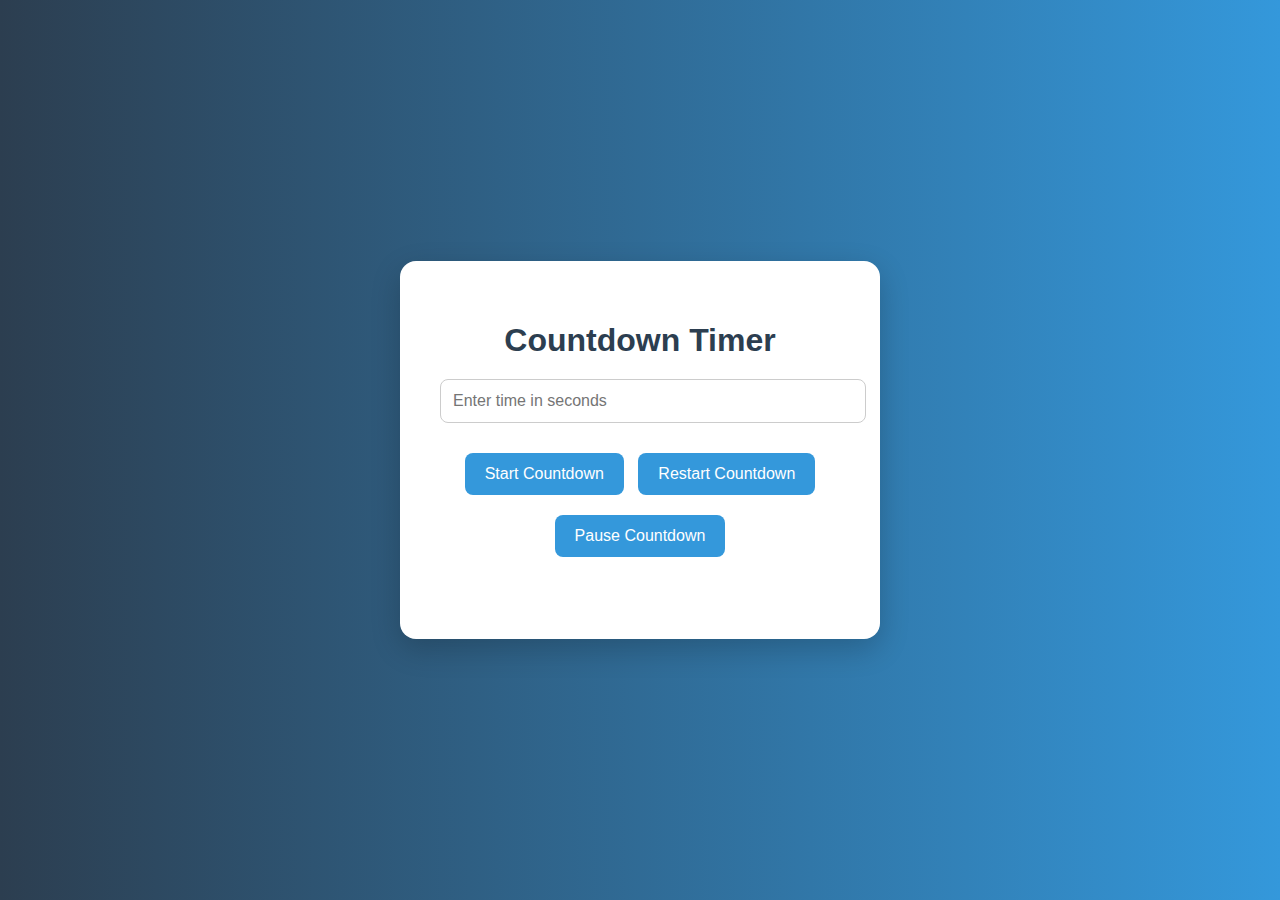
<file: Count_Down/index.html>
<!DOCTYPE html>
<html lang="en">
<head>
    <meta charset="UTF-8">
    <meta name="viewport" content="width=device-width, initial-scale=1.0">
    <title>Countdown timer</title>
    <link rel="stylesheet" href="style.css"/>
</head>
<body>

    <div class="container">
        <h1>Countdown Timer</h1>
        <input type="number" id="timeInput" placeholder="Enter time in seconds"/>
        <button id="startButton">Start Countdown</button>
        <button id="resetButton">Restart Countdown</button>
        <button id="pauseButton">Pause Countdown</button>
        <p id="countdownDisplay"></p>
    </div>

    <script src="script.js"></script>
    
</body>
</html>
</file>
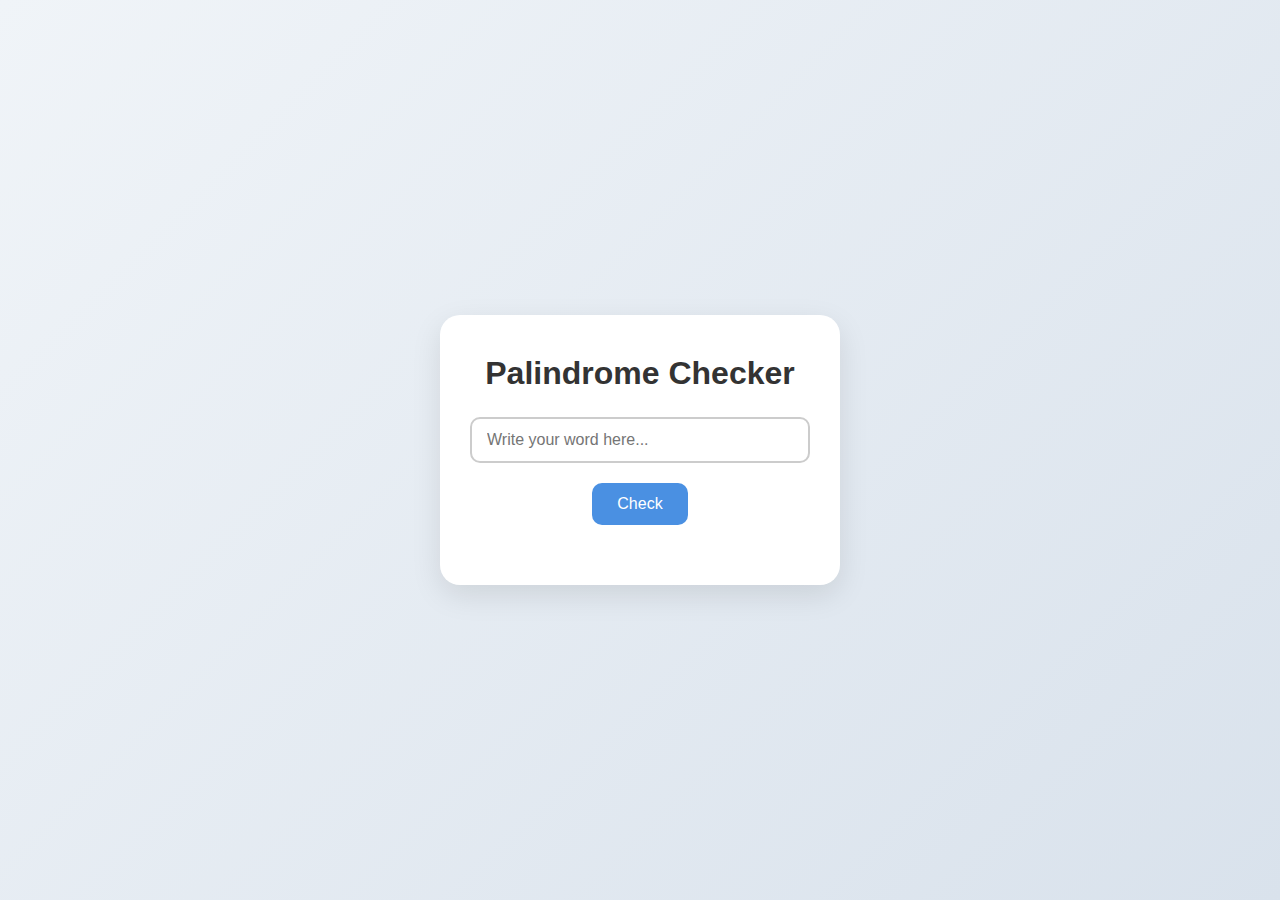
<file: Palindrome_checker/index.html>
<!DOCTYPE html>
<html lang="en">
<head>
    <meta charset="UTF-8">
    <meta name="viewport" content="width=device-width, initial-scale=1.0">
    <title>Palindrome Checker</title>
    <link rel="stylesheet" href="style.css">
</head>
<body>

    <div id="container">
        <h1 id="heading">Palindrome Checker</h1>

        <!--Take Input-->
        <input type="text" id="input" placeholder="Write your word here...">

        <button id="checkButton">Check</button>

        <p id="output"></p>
    </div>

    <script src="script.js"></script>
    
</body>
</html>
</file>
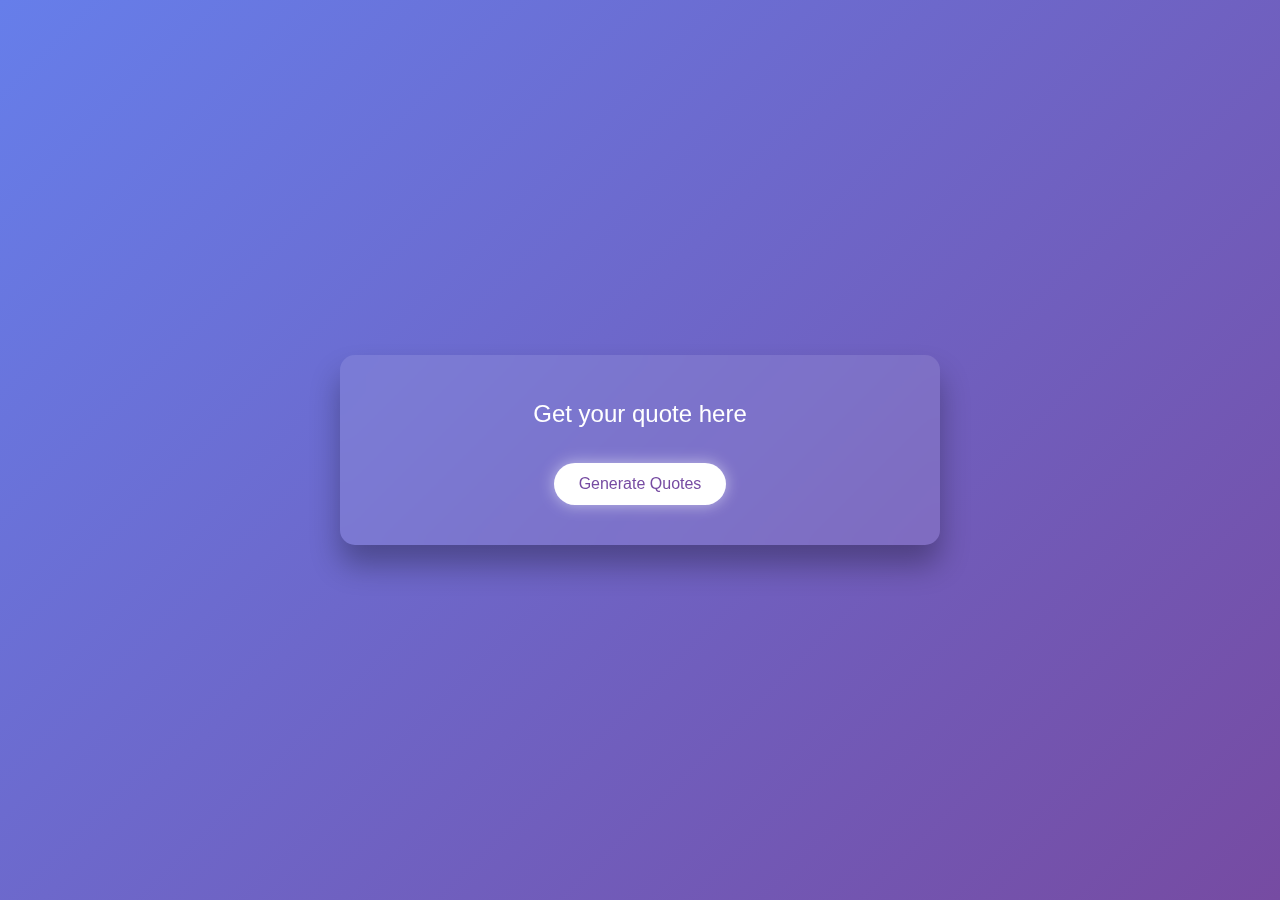
<file: Random_quote_generator/index.html>
<!DOCTYPE html>
<html lang="en">
<head>
    <meta charset="UTF-8">
    <meta name="viewport" content="width=device-width, initial-scale=1.0">
    <title>Quote Generator</title>
    <link rel="stylesheet" href="index.css"

</head>
<body>
    <div id="container">
        <p id="quote">Get your quote here</p>
        <button id="generate">Generate Quotes</button>
    </div>
    <script src=index.js></script>
</body>
</html>
</file>
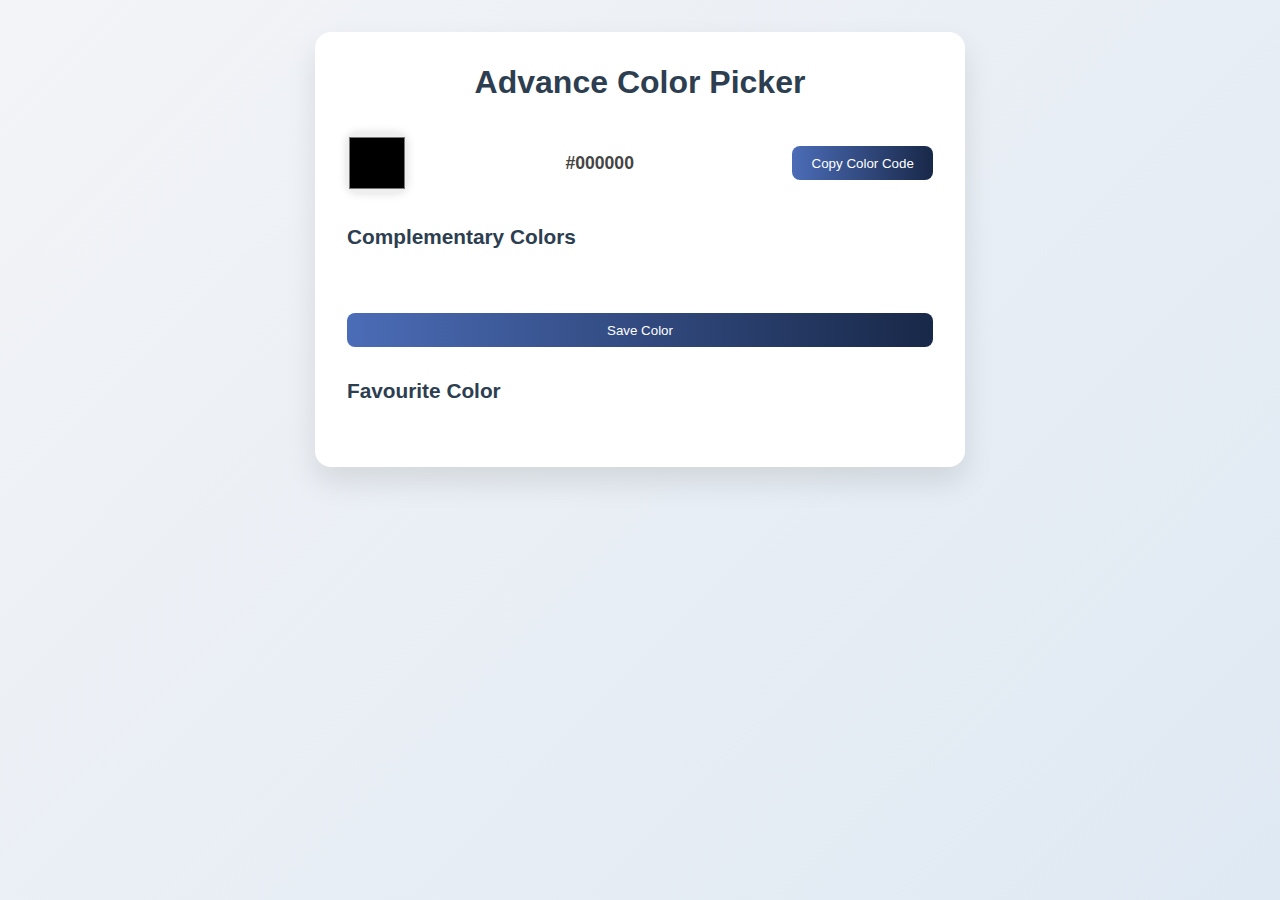
<file: Color_Picker/colorpicker.html>
<!DOCTYPE html>
<html lang="en">
<head>
    <meta charset="UTF-8">
    <meta name="viewport" content="width=device-width, initial-scale=1.0">
    <title>Color Picker</title>
    <link rel="stylesheet" href="index.css"/>
</head>
<body>

    <div class="container">

        <h1 class="heading">Advance Color Picker</h1>
<!--Color picker Input-->
        <div class="colorpicker">
            <input type="color" id="colorInput">
            <p id="colorCode">#000000</p>
            <button id="copyButton">Copy Color Code</button>
        </div>

        <!--Complement Color list-->
        <div class="complementary-colors">
            <h2>Complementary Colors</h2>
            <div id="complementaryContainer"></div>
        </div>
<!--Favourite color list-->
<button id="saveColorButton">Save Color</button>
<div class="favourite">
    <h2>Favourite Color</h2>
    <div id="favouriteContainer"></div>
</div>

    </div>
    

    <script src="index.js"></script>
</body>
</html>
</file>
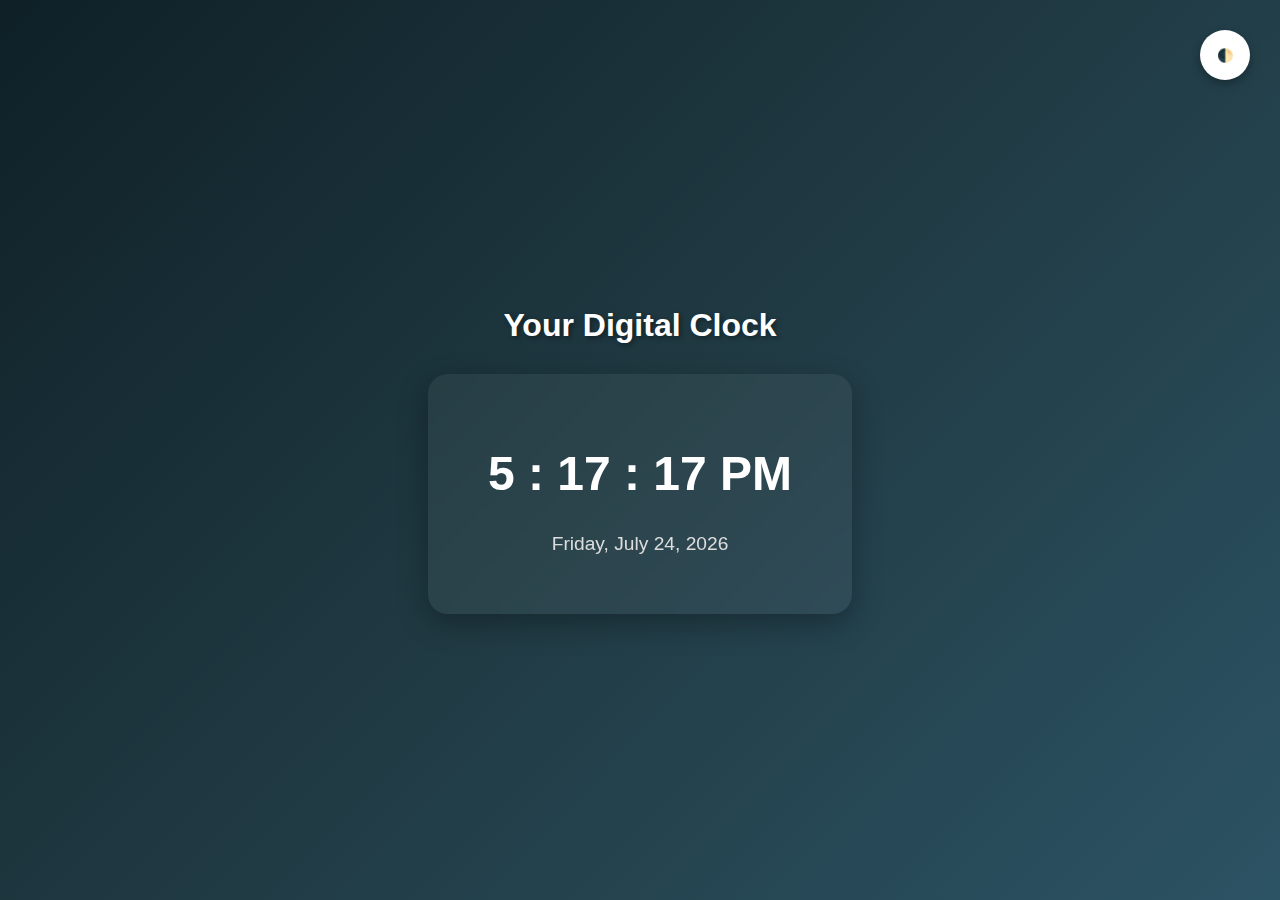
<file: Digital_Clock/clock.html>
<!DOCTYPE html>
<html lang="en">
<head>
    <meta charset="UTF-8">
    <meta name="viewport" content="width=device-width, initial-scale=1.0">
    <title>Digital Clock</title>
    <link rel="stylesheet" href="clock.css"/>
</head>
<body>

    <h1 id="heading">Your Digital Clock</h1>

    <div class="container">
        <h1 id="time">00:00:00 AM</h1>
        <p id="date">Date is loading soon...</p>
    </div>

    <script src="clock.js"></script>

    
</body>
</html>
</file>
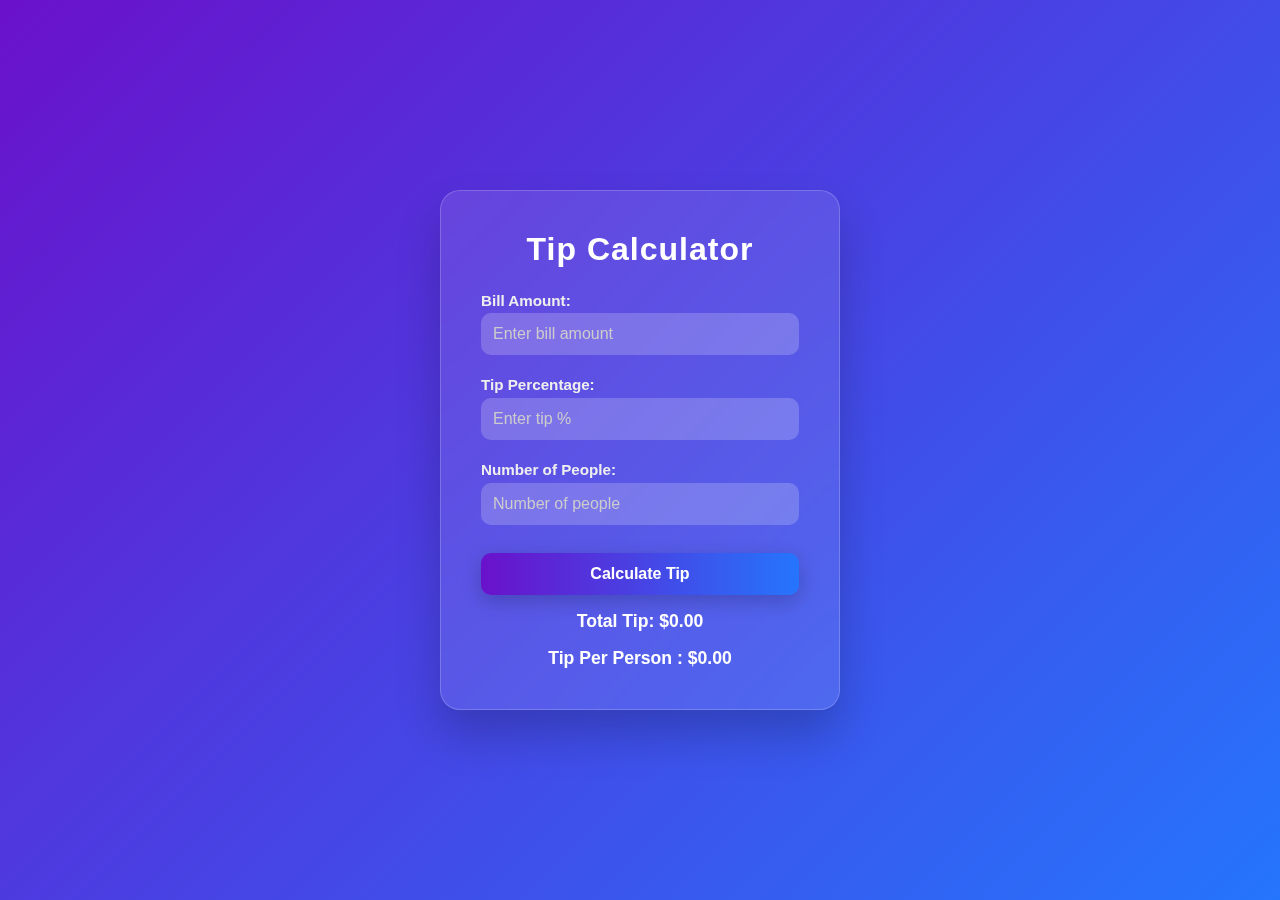
<file: Tip_Calculator/tipcal.html>
<!DOCTYPE html>
<html lang="en">
<head>
    <meta charset="UTF-8">
    <meta name="viewport" content="width=device-width, initial-scale=1.0">
    <title>Tip Calculator</title>
    <link rel="stylesheet" href="index.css">
</head>
<body>
    <div class="container">
        <h1>Tip Calculator</h1>

        <!--Bill Amount Input-->
        <label for="billAmount">Bill Amount:</label>
        <input type="number" id="billAmount" placeholder="Enter bill amount"/>

        <!--Tip Percentage Input-->
        <label for="tipPercentage">Tip Percentage:</label>
        <input type="number" id="tipPercentage" placeholder="Enter tip %"/>

        <!--Number of People Input-->
        <label for="numPeople">Number of People:</label>
        <input type="number" id="numPeople" placeholder="Number of people"/>

        <!--Result section-->
        <button id="calculateButton">Calculate Tip</button>
        <p id="totalTip">Total Tip: $0.00</p>
        <p id="tipPerPerson">Tip Per Person : $0.00</p>



        

    </div>


    <script src="script.js"></script>
</body>
</html>
</file>
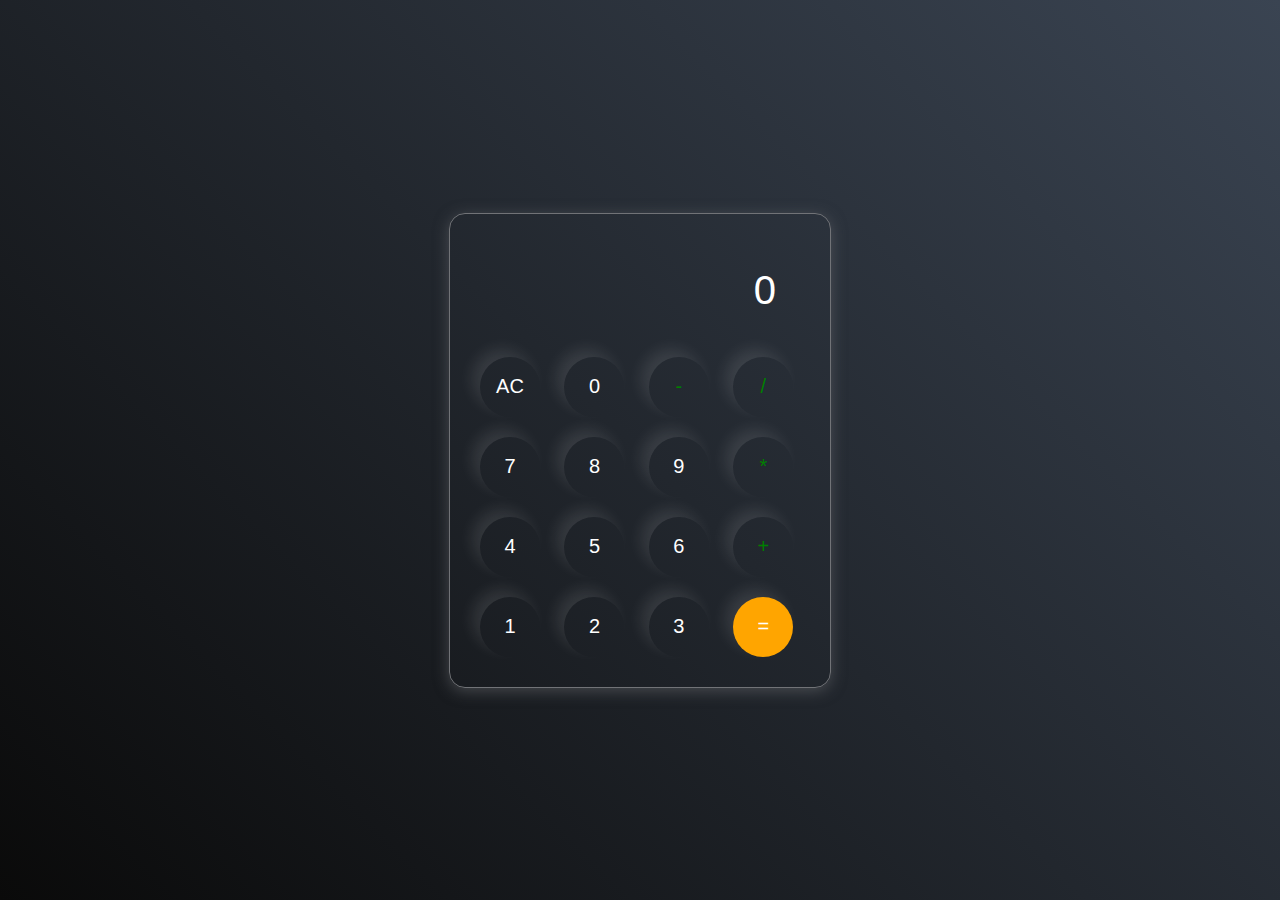
<file: Vs_Calculator/calculator.html>
<!DOCTYPE html>
<html>
    <head>
      
       <link rel="stylesheet" href="calculator.css">
        <title>Calculator</title>
    </head>
    <body>
        <div class="calculator">
           <input type="text" placeholder="0" id ="inputbox">
           <div class="button">
            <button value="AC">AC</button>
            <button value="0">0</button>
            <button class ="op" value="-">-</button>
            <button class ="op" value="/">/</button>
           </div>
           <div class="button">
            <button value="7">7</button>
            <button value="8">8</button>
            <button value="9">9</button>
            <button class ="op" value="*">*</button>
           </div>
           <div class="button">
            <button value="4">4</button>
            <button value="5">5</button>
            <button value="6">6</button>
            <button class ="op" value="*">+</button>
           </div>
           <div class="button">
            <button value="1">1</button>
            <button value="2">2</button>
            <button value="3">3</button>
            <button class ="equal" value="=">=</button>
           </div>
        </div>   

        <script src="calculator.js"></script>
         
      
    </body>
</html>
</file>
<file: Count_Down/style.css>
/* style.css */

body {
    margin: 0;
    padding: 0;
    font-family: 'Segoe UI', Tahoma, Geneva, Verdana, sans-serif;
    background: linear-gradient(to right, #2c3e50, #3498db);
    height: 100vh;
    display: flex;
    align-items: center;
    justify-content: center;
}

.container {
    background-color: white;
    padding: 40px;
    border-radius: 16px;
    box-shadow: 0 10px 30px rgba(0, 0, 0, 0.2);
    text-align: center;
    max-width: 400px;
    width: 100%;
}

h1 {
    margin-bottom: 20px;
    color: #2c3e50;
}

input[type="number"] {
    padding: 12px;
    width: 100%;
    margin-bottom: 20px;
    border: 1px solid #ccc;
    border-radius: 8px;
    font-size: 16px;
}

button {
    padding: 12px 20px;
    margin: 10px 5px;
    border: none;
    border-radius: 8px;
    background-color: #3498db;
    color: white;
    font-size: 16px;
    cursor: pointer;
    transition: background 0.3s ease;
}

button:hover {
    background-color: #2980b9;
}

#countdownDisplay {
    margin-top: 20px;
    font-size: 32px;
    font-weight: bold;
    color: #2c3e50;
}
</file>
<file: Digital_Clock/clock.css>
/* Base styles for the body */
body {
    margin: 0;
    font-family: 'Segoe UI', Tahoma, Geneva, Verdana, sans-serif;
    display: flex;
    flex-direction: column;
    align-items: center;
    justify-content: center;
    height: 100vh;
    transition: background 0.5s ease;
    background: linear-gradient(135deg, #0f2027, #203a43, #2c5364); /* Dark gradient */
    color: white;
  }
  
  /* Heading styling */
  #heading {
    font-size: 2rem;
    margin-bottom: 30px;
    text-shadow: 2px 2px 5px rgba(0,0,0,0.4);
  }
  
  /* Clock container */
  .container {
    text-align: center;
    background: rgba(255, 255, 255, 0.05); /* subtle frosted glass effect */
    padding: 40px 60px;
    border-radius: 20px;
    box-shadow: 0 10px 30px rgba(0,0,0,0.3);
    backdrop-filter: blur(10px);
  }
  
  /* Time display */
  #time {
    font-size: 3rem;
    font-weight: bold;
  }
  
  /* Date display */
  #date {
    font-size: 1.2rem;
    margin-top: 10px;
    color: #ddd;
  }
  
  /* Theme toggle button */
  .toggle-btn {
    position: absolute;
    top: 30px;
    right: 30px;
    width: 50px;
    height: 50px;
    border: none;
    border-radius: 50%;
    background: white;
    cursor: pointer;
    box-shadow: 0 4px 10px rgba(0,0,0,0.3);
    transition: background 0.3s, transform 0.3s;
  }
  
  .toggle-btn:hover {
    transform: scale(1.1);
  }
  
  /* Light theme styles */
  .light-theme {
    background: linear-gradient(135deg, #ffecd2, #fcb69f);
    color: #333;
  }
  
  .light-theme .container {
    background: rgba(255, 255, 255, 0.6);
    color: #222;
  }
  
  .light-theme #date {
    color: #444;
  }
  
  .light-theme .toggle-btn {
    background: black;
    color: white;
  }
</file>
<file: Vs_Calculator/calculator.css>
*{
    margin:0;
    padding:0;
    box-sizing:border-box;
    font-family:'Franklin Gothic Medium', 'Arial Narrow', Arial, sans-serif;


}

body{
    width:100%;
    height:100vh;
    display:flex;
    justify-content:center;
    align-items:center;
    background:linear-gradient(45deg,#0a0a0a,#3a4452);

}

.calculator{
    border:1px solid #717377;
    padding:20px;
    border-radius:16px;
    background:transparent;
    box-shadow: 0px 3px 15px rgba(113,115,119,0.5);
}

input{
   width:320px;
   border:none;
   padding:24px;
   margin:10px;
   background: transparent; 
   box-shadow: 0px 3px 15px rgbs(84,84,84,0.1);
   font-size: 40px;
   text-align: right;
   cursor: pointer;
   color:white;
}

input::placeholder{
    color:white;
}
button{
    border:none;
    height:60px;
    width: 60px;
    margin:10px;
    border-radius: 50%;
    background: transparent;
    color:white;
    font-size: 20px;
    box-shadow: -8px -8px 15px rgba(255,255,255,0.1);
    cursor:pointer;
}

.equal{
    background: orange;
}

.op{
   color:green
}
</file>
<file: Palindrome_checker/style.css>
/* Reset some defaults */
* {
    margin: 0;
    padding: 0;
    box-sizing: border-box;
    font-family: 'Segoe UI', Tahoma, Geneva, Verdana, sans-serif;
}

body {
    background: linear-gradient(135deg, #f0f4f8, #d9e2ec);
    min-height: 100vh;
    display: flex;
    justify-content: center;
    align-items: center;
}

#container {
    background-color: #ffffff;
    padding: 40px 30px;
    border-radius: 20px;
    box-shadow: 0 10px 30px rgba(0, 0, 0, 0.1);
    text-align: center;
    max-width: 400px;
    width: 90%;
    transition: transform 0.3s ease;
}

#container:hover {
    transform: translateY(-5px);
}

#heading {
    font-size: 2rem;
    margin-bottom: 25px;
    color: #333;
}

#input {
    width: 100%;
    padding: 12px 15px;
    border: 2px solid #ccc;
    border-radius: 10px;
    font-size: 1rem;
    margin-bottom: 20px;
    transition: border 0.3s ease;
}

#input:focus {
    border-color: #4a90e2;
    outline: none;
}

#checkButton {
    padding: 12px 25px;
    background-color: #4a90e2;
    color: white;
    border: none;
    border-radius: 10px;
    font-size: 1rem;
    cursor: pointer;
    transition: background-color 0.3s ease, transform 0.2s ease;
}

#checkButton:hover {
    background-color: #357abd;
    transform: scale(1.05);
}

#output {
    margin-top: 20px;
    font-size: 1.2rem;
    color: #222;
    font-weight: 500;
    transition: color 0.3s ease;
}
</file>
<file: Random_quote_generator/index.css>
/* Reset and base styles */
* {
    margin: 0;
    padding: 0;
    box-sizing: border-box;
    font-family: 'Segoe UI', Tahoma, Geneva, Verdana, sans-serif;
  }
  
  body {
    height: 100vh;
    background: linear-gradient(135deg, #667eea, #764ba2);
    display: flex;
    justify-content: center;
    align-items: center;
    color: #fff;
  }
  
  /* Container styling */
  #container {
    background-color: rgba(255, 255, 255, 0.1);
    backdrop-filter: blur(10px);
    padding: 40px;
    border-radius: 15px;
    text-align: center;
    width: 90%;
    max-width: 600px;
    box-shadow: 0 20px 30px rgba(0, 0, 0, 0.3);
    animation: fadeIn 1s ease-in-out;
  }
  
  /* Quote text */
  #quote {
    font-size: 1.5rem;
    line-height: 1.6;
    margin-bottom: 30px;
  }
  
  /* Button styling */
  #generate {
    padding: 12px 25px;
    font-size: 1rem;
    border: none;
    background: #fff;
    color: #764ba2;
    border-radius: 25px;
    cursor: pointer;
    transition: all 0.3s ease;
    box-shadow: 0 0 15px #ffffff88;
  }
  
  #generate:hover {
    background-color: #764ba2;
    color: #fff;
    box-shadow: 0 0 20px #ffffffaa;
  }
  
  /* Animation */
  @keyframes fadeIn {
    from {
      opacity: 0;
      transform: translateY(-20px);
    } 
    to {
      opacity: 1;
      transform: translateY(0);
    }
  }
</file>
<file: Color_Picker/index.css>
/* Reset & Base Styles */
* {
    margin: 0;
    padding: 0;
    box-sizing: border-box;
    font-family: 'Inter', sans-serif;
  }
  
  body {
    background: linear-gradient(135deg, #f3f4f7, #dfe9f3);
    min-height: 100vh;
    display: flex;
    justify-content: center;
    align-items: flex-start;
    padding: 2rem 1rem;
    color: #222;
  }
  
  /* Container Styling */
  .container {
    background: #ffffff;
    padding: 2rem;
    border-radius: 16px;
    box-shadow: 0 15px 30px rgba(0, 0, 0, 0.1);
    max-width: 650px;
    width: 100%;
    display: flex;
    flex-direction: column;
    gap: 2rem;
  }
  
  /* Heading */
  .heading {
    text-align: center;
    font-size: 2rem;
    font-weight: 700;
    color: #2c3e50;
  }
  
  /* Color Picker Section */
  .colorpicker {
    display: flex;
    align-items: center;
    justify-content: space-between;
    flex-wrap: wrap;
    gap: 1rem;
  }
  
  .colorpicker input[type="color"] {
    width: 60px;
    height: 60px;
    border: none;
    border-radius: 10px;
    box-shadow: 0 0 10px rgba(0, 0, 0, 0.15);
    cursor: pointer;
    transition: transform 0.2s ease;
  }
  
  .colorpicker input[type="color"]:hover {
    transform: scale(1.1);
  }
  
  #colorCode {
    font-weight: 600;
    font-size: 1.1rem;
    color: #444;
  }
  
  button {
    background: linear-gradient(to right, #4b6cb7, #182848);
    color: #fff;
    border: none;
    padding: 0.6rem 1.2rem;
    border-radius: 8px;
    cursor: pointer;
    font-weight: 500;
    transition: background 0.3s ease, transform 0.2s;
  }
  
  button:hover {
    transform: scale(1.05);
    background: linear-gradient(to right, #283e51, #4b6cb7);
  }
  
  /* Section Headings */
  .complementary-colors h2,
  .favourite h2 {
    font-size: 1.3rem;
    margin-bottom: 1rem;
    color: #2c3e50;
  }
  
  /* Containers for Colors */
  #complementaryContainer,
  #favouriteContainer {
    display: grid;
    grid-template-columns: repeat(auto-fill, minmax(50px, 1fr));
    gap: 12px;
    padding: 0.5rem 0;
  }
  
  /* Color Boxes */
  .color-box {
    width: 50px;
    height: 50px;
    border-radius: 10px;
    border: 2px solid #ddd;
    box-shadow: 0 2px 6px rgba(0, 0, 0, 0.1);
    transition: all 0.3s ease-in-out;
    cursor: pointer;
  }
  
  .color-box:hover {
    transform: scale(1.1);
    box-shadow: 0 4px 14px rgba(0, 0, 0, 0.15);
  }
</file>
<file: Tip_Calculator/index.css>
/* Reset default margins and fonts */
/* Reset & global styles */
* {
    margin: 0;
    padding: 0;
    box-sizing: border-box;
    font-family: 'Segoe UI', Tahoma, Geneva, Verdana, sans-serif;
  }
  
  body {
    height: 100vh;
    display: flex;
    justify-content: center;
    align-items: center;
    background: linear-gradient(135deg, #6a11cb 0%, #2575fc 100%);
    transition: background 0.5s ease;
  }
  
  /* Glassmorphic container */
  .container {
    background: rgba(255, 255, 255, 0.1);
    backdrop-filter: blur(12px);
    -webkit-backdrop-filter: blur(12px);
    padding: 2.5rem;
    border-radius: 20px;
    box-shadow: 0 25px 45px rgba(0, 0, 0, 0.2);
    border: 1px solid rgba(255, 255, 255, 0.2);
    width: 90%;
    max-width: 400px;
    animation: fadeIn 1s ease;
  }
  
  @keyframes fadeIn {
    from {
      transform: translateY(30px);
      opacity: 0;
    }
    to {
      transform: translateY(0);
      opacity: 1;
    }
  }
  
  h1 {
    text-align: center;
    color: #fff;
    margin-bottom: 1.5rem;
    font-size: 2rem;
    letter-spacing: 1px;
  }
  
  /* Labels */
  label {
    display: block;
    margin-bottom: 0.3rem;
    color: #eee;
    font-weight: 600;
    font-size: 0.95rem;
    margin-top: 1rem;
  }
  
  /* Inputs */
  input[type="number"] {
    width: 100%;
    padding: 12px;
    margin-bottom: 0.3rem;
    border: none;
    border-radius: 10px;
    outline: none;
    background-color: rgba(255, 255, 255, 0.2);
    color: #fff;
    font-size: 1rem;
    transition: all 0.3s ease;
  }
  
  input[type="number"]::placeholder {
    color: #ccc;
  }
  
  input[type="number"]:focus {
    background-color: rgba(255, 255, 255, 0.3);
    box-shadow: 0 0 0 3px rgba(255, 255, 255, 0.3);
  }
  
  /* Button */
  button#calculateButton {
    width: 100%;
    padding: 12px;
    background: linear-gradient(to right, #6a11cb, #2575fc);
    color: #fff;
    font-weight: bold;
    font-size: 1rem;
    border: none;
    border-radius: 10px;
    cursor: pointer;
    margin-top: 1.5rem;
    transition: all 0.3s ease;
    box-shadow: 0 6px 20px rgba(0, 0, 0, 0.2);
  }
  
  button#calculateButton:hover {
    transform: scale(1.03);
    background: linear-gradient(to right, #2575fc, #6a11cb);
    box-shadow: 0 10px 25px rgba(0, 0, 0, 0.25);
  }
  
  /* Results */
  #totalTip,
  #tipPerPerson {
    text-align: center;
    font-size: 1.1rem;
    font-weight: 600;
    color: #fff;
    margin-top: 1rem;
    transition: color 0.3s ease;
  }
</file>
